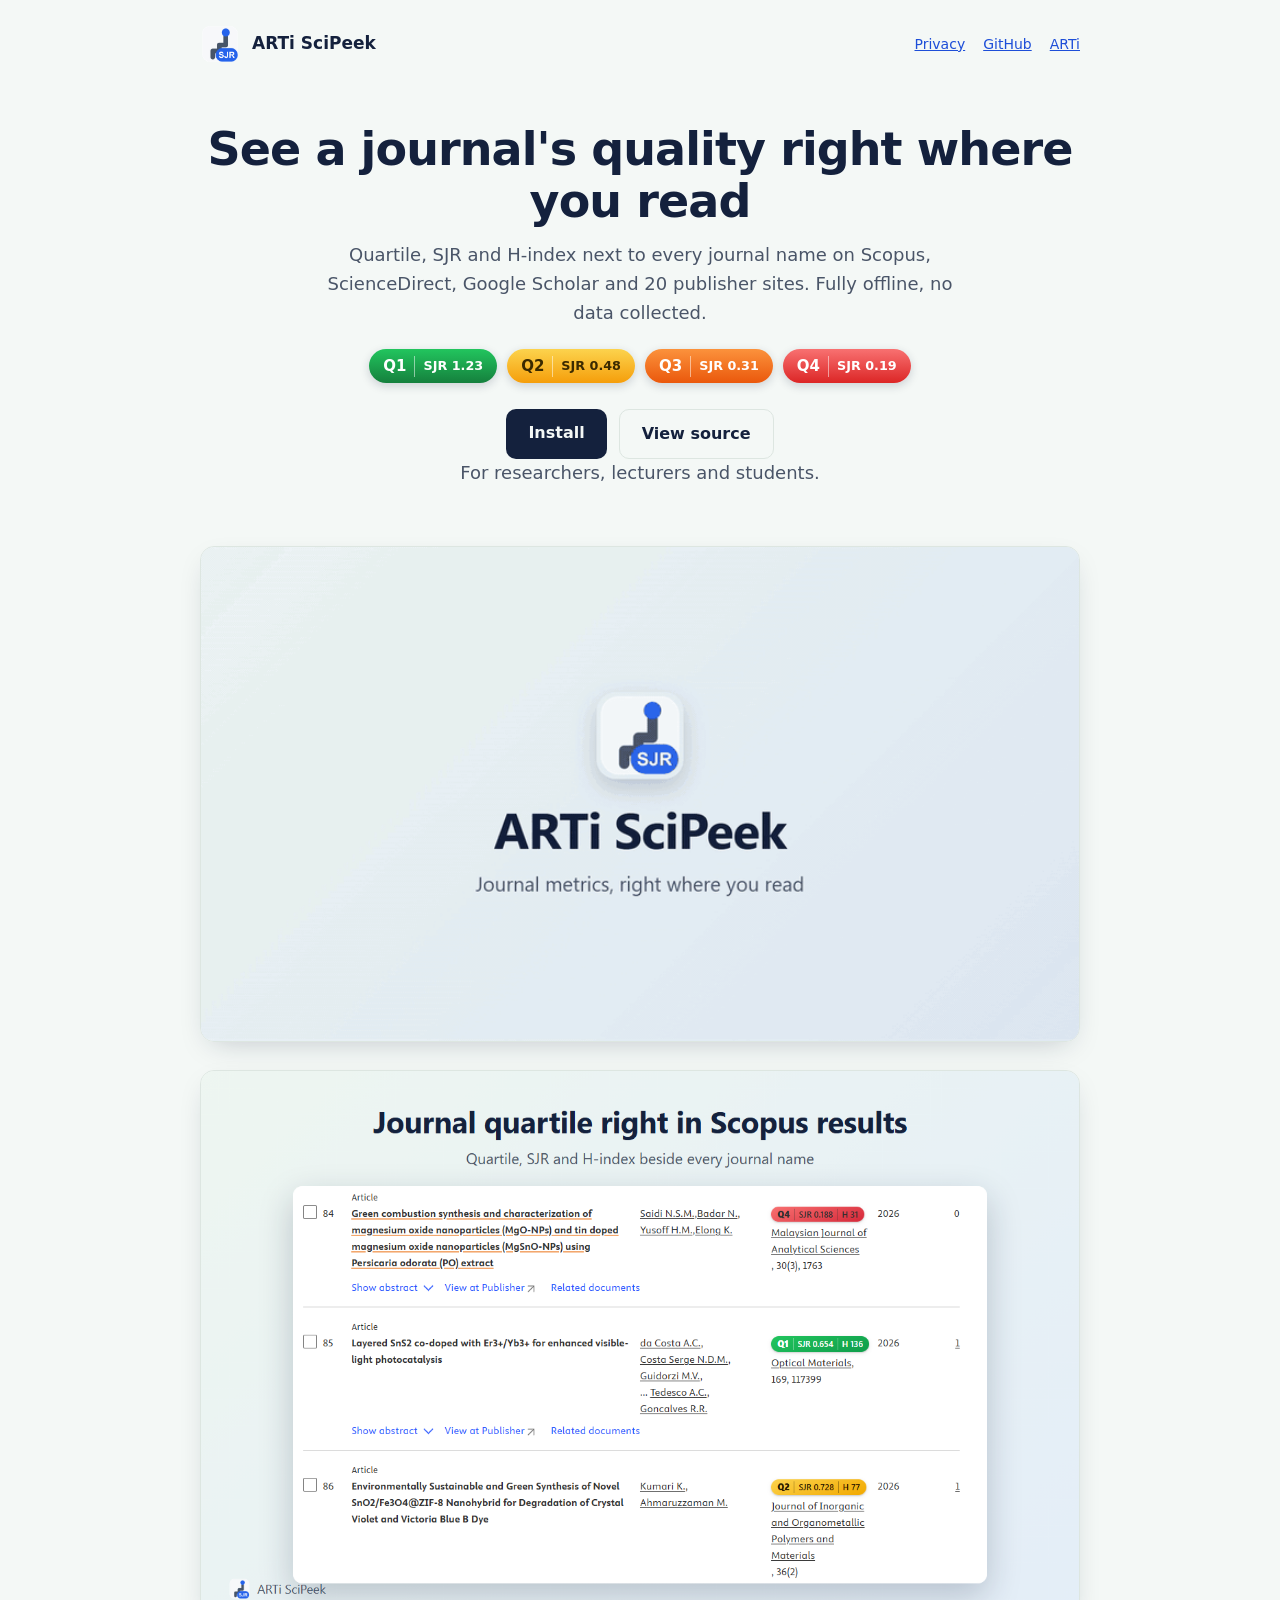
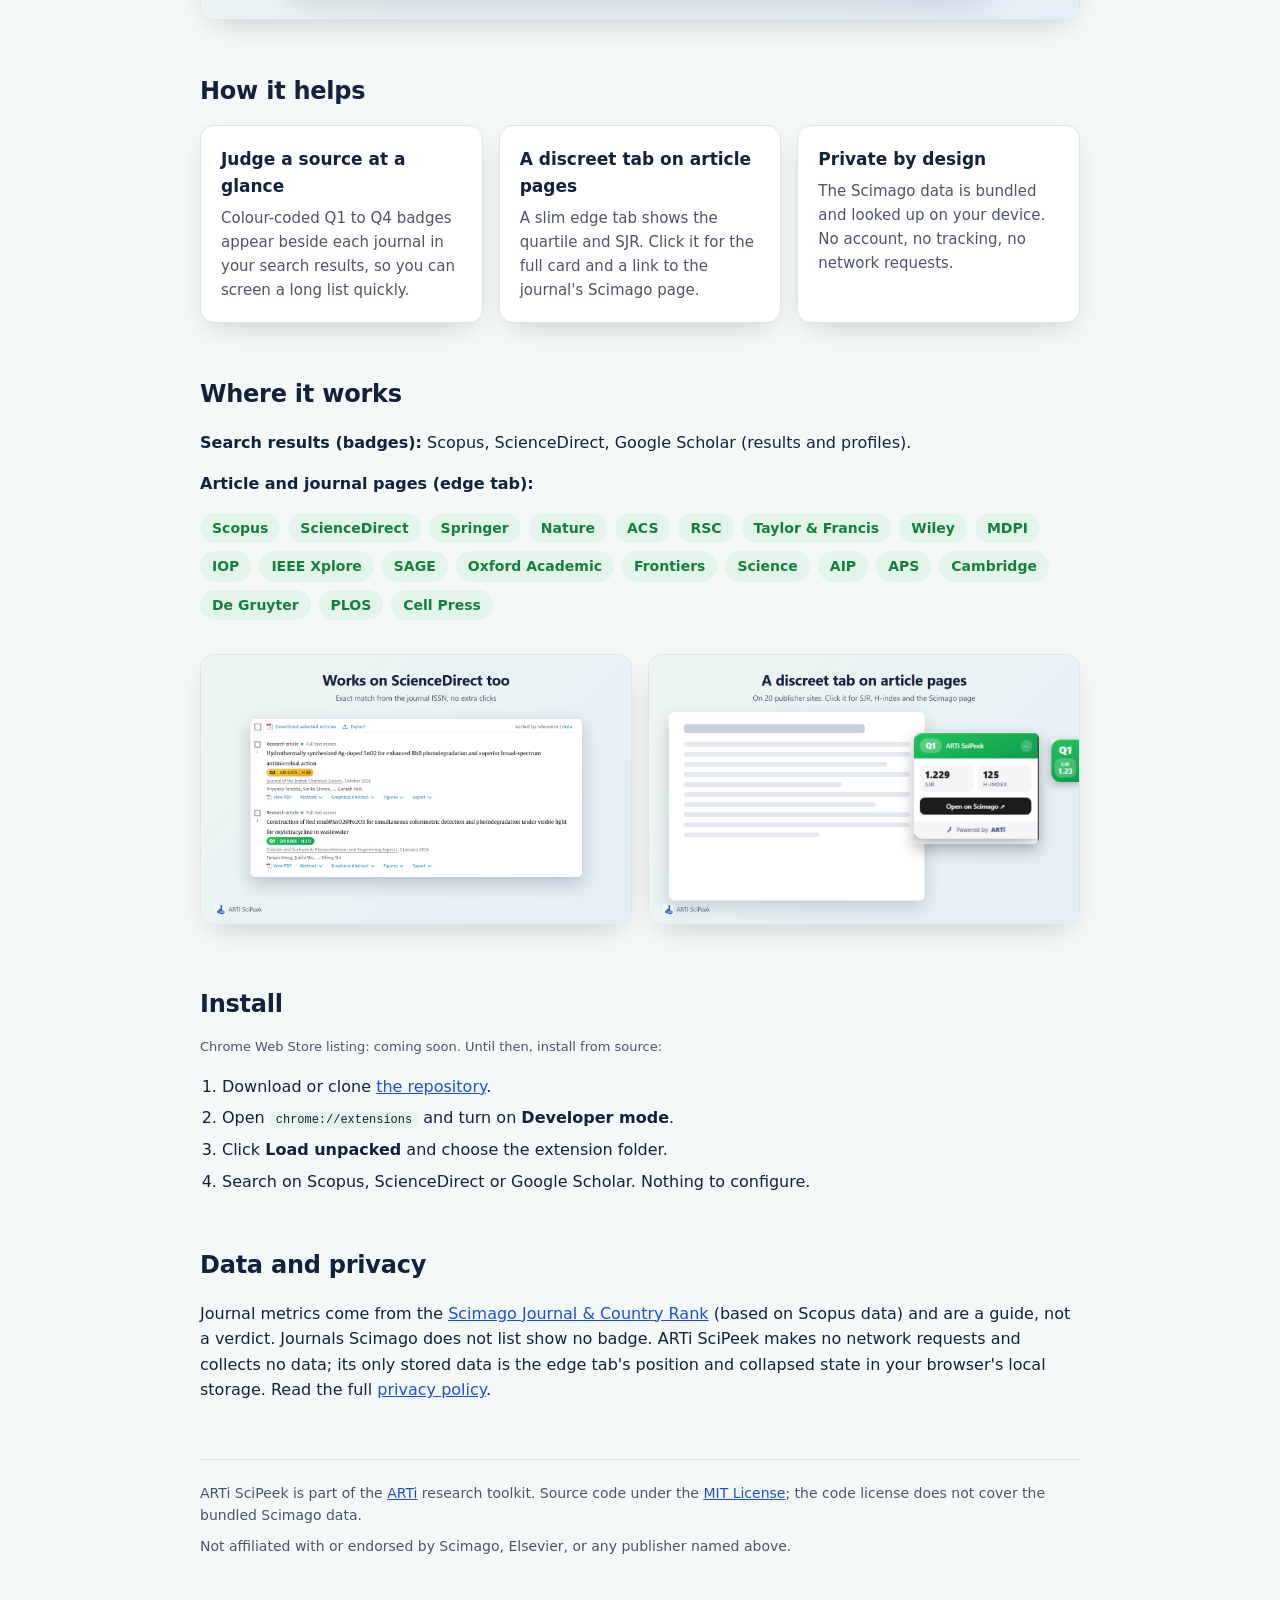
<file: index.html>
<!doctype html>
<html lang="en">
<head>
<meta charset="utf-8">
<meta name="viewport" content="width=device-width, initial-scale=1">
<title>ARTi SciPeek</title>
<meta name="description" content="Journal Quartile, SJR and H-index on Scopus, ScienceDirect, Google Scholar and publisher pages. Fully offline, no data collected.">
<link rel="icon" href="icons/icon-48.png">
<style>
  :root {
    --bg: #f4f8f6; --surface: #ffffff; --border: #dde6e1; --ink: #14213d; --ink-soft: #4a5568;
    --accent: #15803d; --accent-soft: #e3f4ea; --link: #1d4ed8; --shadow: 0 10px 30px -12px rgba(20,33,61,.25);
  }
  @media (prefers-color-scheme: dark) {
    :root:not([data-theme="light"]) {
      --bg: #12171a; --surface: #1b2125; --border: #2d363b; --ink: #eaf0ee; --ink-soft: #aab6b2;
      --accent: #4ade80; --accent-soft: #1a2b22; --link: #8fb0ff; --shadow: 0 10px 30px -12px rgba(0,0,0,.6);
    }
  }
  :root[data-theme="dark"] {
    --bg: #12171a; --surface: #1b2125; --border: #2d363b; --ink: #eaf0ee; --ink-soft: #aab6b2;
    --accent: #4ade80; --accent-soft: #1a2b22; --link: #8fb0ff; --shadow: 0 10px 30px -12px rgba(0,0,0,.6);
  }
  * { box-sizing: border-box; }
  body { margin: 0; background: var(--bg); color: var(--ink); line-height: 1.6;
    font-family: system-ui, -apple-system, "Segoe UI", Roboto, Arial, sans-serif; padding: 0 16px 72px; }
  a { color: var(--link); }
  .wrap { max-width: 880px; margin: 0 auto; }
  header.top { display: flex; align-items: center; gap: 12px; padding: 24px 0; }
  header.top img { width: 40px; height: 40px; border-radius: 10px; }
  header.top b { font-size: 17px; }
  header.top nav { margin-left: auto; display: flex; gap: 18px; font-size: 14px; }
  .hero { padding: 36px 0 28px; text-align: center; }
  .hero h1 { font-size: clamp(30px, 6vw, 46px); line-height: 1.12; margin: 0 0 14px; letter-spacing: -.02em; }
  .hero p { font-size: 18px; color: var(--ink-soft); max-width: 640px; margin: 0 auto 22px; }
  .badges { display: flex; gap: 10px; justify-content: center; flex-wrap: wrap; margin-bottom: 26px; }
  .b { display: inline-flex; align-items: center; gap: 8px; border-radius: 999px; padding: 5px 14px;
    font-weight: 700; color: #fff; font-size: 15px; box-shadow: 0 3px 10px rgba(20,33,61,.18); }
  .b span { font-weight: 600; font-size: .85em; border-left: 1px solid rgba(255,255,255,.5); padding-left: 8px; }
  .q1 { background: linear-gradient(#22c55e,#15803d); } .q2 { background: linear-gradient(#fcd34d,#f59e0b); color: #3b2a00; }
  .q3 { background: linear-gradient(#fb923c,#ea580c); } .q4 { background: linear-gradient(#f87171,#dc2626); }
  .cta { display: inline-flex; gap: 12px; flex-wrap: wrap; justify-content: center; }
  .btn { display: inline-block; padding: 11px 22px; border-radius: 10px; font-weight: 600; text-decoration: none;
    background: var(--ink); color: var(--bg); }
  .btn.alt { background: transparent; color: var(--ink); border: 1px solid var(--border); }
  .note { font-size: 13px; color: var(--ink-soft); margin-top: 12px; }
  .shot { margin: 8px 0 8px; }
  .shot img { display: block; width: 100%; height: auto; border-radius: 14px; box-shadow: var(--shadow); border: 1px solid var(--border); }
  h2 { font-size: 24px; margin: 52px 0 14px; letter-spacing: -.01em; }
  .grid { display: grid; grid-template-columns: repeat(auto-fit, minmax(240px, 1fr)); gap: 16px; }
  .card { background: var(--surface); border: 1px solid var(--border); border-radius: 14px; padding: 20px; box-shadow: var(--shadow); }
  .card h3 { margin: 0 0 6px; font-size: 17px; }
  .card p { margin: 0; color: var(--ink-soft); font-size: 15px; }
  .sites { display: flex; flex-wrap: wrap; gap: 8px; padding: 0; list-style: none; margin: 0; }
  .sites li { background: var(--accent-soft); color: var(--accent); border-radius: 999px; padding: 4px 12px; font-size: 14px; font-weight: 600; }
  ol { padding-left: 22px; } ol li { margin-bottom: 6px; }
  code { background: var(--accent-soft); padding: 1px 6px; border-radius: 5px; font-size: .92em; }
  footer { margin-top: 56px; padding-top: 22px; border-top: 1px solid var(--border); font-size: 14px; color: var(--ink-soft); }
  footer p { margin: 0 0 8px; }
</style>
</head>
<body>
<div class="wrap">

  <header class="top">
    <img src="icons/icon-128.png" alt="">
    <b>ARTi SciPeek</b>
    <nav>
      <a href="privacy-policy.html">Privacy</a>
      <a href="https://github.com/okik4zuya/arti-scipeek">GitHub</a>
      <a href="https://arti.ai.id">ARTi</a>
    </nav>
  </header>

  <section class="hero">
    <h1>See a journal's quality right where you read</h1>
    <p>Quartile, SJR and H-index next to every journal name on Scopus, ScienceDirect, Google Scholar and 20 publisher sites. Fully offline, no data collected.</p>
    <div class="badges" aria-label="Example badges">
      <div class="b q1">Q1<span>SJR 1.23</span></div>
      <div class="b q2">Q2<span>SJR 0.48</span></div>
      <div class="b q3">Q3<span>SJR 0.31</span></div>
      <div class="b q4">Q4<span>SJR 0.19</span></div>
    </div>
    <div class="cta">
      <a class="btn" href="#install">Install</a>
      <a class="btn alt" href="https://github.com/okik4zuya/arti-scipeek">View source</a>
    </div>
    <p class="note">For researchers, lecturers and students.</p>
  </section>

  <div class="shot"><img src="store-assets/arti-scipeek-tutorial.gif" alt="A 40-second walkthrough: badges appear beside journals in search results, and an edge tab opens a full card on article pages"></div>

  <div class="shot" style="margin-top:28px"><img src="store-assets/screenshot-1.png" alt="Scopus search results with Quartile, SJR and H-index badges beside each journal"></div>

  <h2>How it helps</h2>
  <div class="grid">
    <div class="card"><h3>Judge a source at a glance</h3><p>Colour-coded Q1 to Q4 badges appear beside each journal in your search results, so you can screen a long list quickly.</p></div>
    <div class="card"><h3>A discreet tab on article pages</h3><p>A slim edge tab shows the quartile and SJR. Click it for the full card and a link to the journal's Scimago page.</p></div>
    <div class="card"><h3>Private by design</h3><p>The Scimago data is bundled and looked up on your device. No account, no tracking, no network requests.</p></div>
  </div>

  <h2>Where it works</h2>
  <p><strong>Search results (badges):</strong> Scopus, ScienceDirect, Google Scholar (results and profiles).</p>
  <p><strong>Article and journal pages (edge tab):</strong></p>
  <ul class="sites">
    <li>Scopus</li><li>ScienceDirect</li><li>Springer</li><li>Nature</li><li>ACS</li><li>RSC</li>
    <li>Taylor &amp; Francis</li><li>Wiley</li><li>MDPI</li><li>IOP</li><li>IEEE Xplore</li><li>SAGE</li>
    <li>Oxford Academic</li><li>Frontiers</li><li>Science</li><li>AIP</li><li>APS</li><li>Cambridge</li>
    <li>De Gruyter</li><li>PLOS</li><li>Cell Press</li>
  </ul>

  <div class="grid" style="margin-top:26px">
    <div class="shot"><img src="store-assets/screenshot-2.png" alt="ScienceDirect search results with badges"></div>
    <div class="shot"><img src="store-assets/screenshot-4.png" alt="The floating tab on an article page, collapsed and expanded"></div>
  </div>

  <h2 id="install">Install</h2>
  <p class="note" style="margin-top:0">Chrome Web Store listing: coming soon. Until then, install from source:</p>
  <ol>
    <li>Download or clone <a href="https://github.com/okik4zuya/arti-scipeek">the repository</a>.</li>
    <li>Open <code>chrome://extensions</code> and turn on <strong>Developer mode</strong>.</li>
    <li>Click <strong>Load unpacked</strong> and choose the extension folder.</li>
    <li>Search on Scopus, ScienceDirect or Google Scholar. Nothing to configure.</li>
  </ol>

  <h2>Data and privacy</h2>
  <p>Journal metrics come from the <a href="https://www.scimagojr.com">Scimago Journal &amp; Country Rank</a> (based on Scopus data) and are a guide, not a verdict. Journals Scimago does not list show no badge. ARTi SciPeek makes no network requests and collects no data; its only stored data is the edge tab's position and collapsed state in your browser's local storage. Read the full <a href="privacy-policy.html">privacy policy</a>.</p>

  <footer>
    <p>ARTi SciPeek is part of the <a href="https://arti.ai.id">ARTi</a> research toolkit. Source code under the <a href="https://github.com/okik4zuya/arti-scipeek/blob/main/LICENSE">MIT License</a>; the code license does not cover the bundled Scimago data.</p>
    <p>Not affiliated with or endorsed by Scimago, Elsevier, or any publisher named above.</p>
  </footer>

</div>
</body>
</html>
</file>
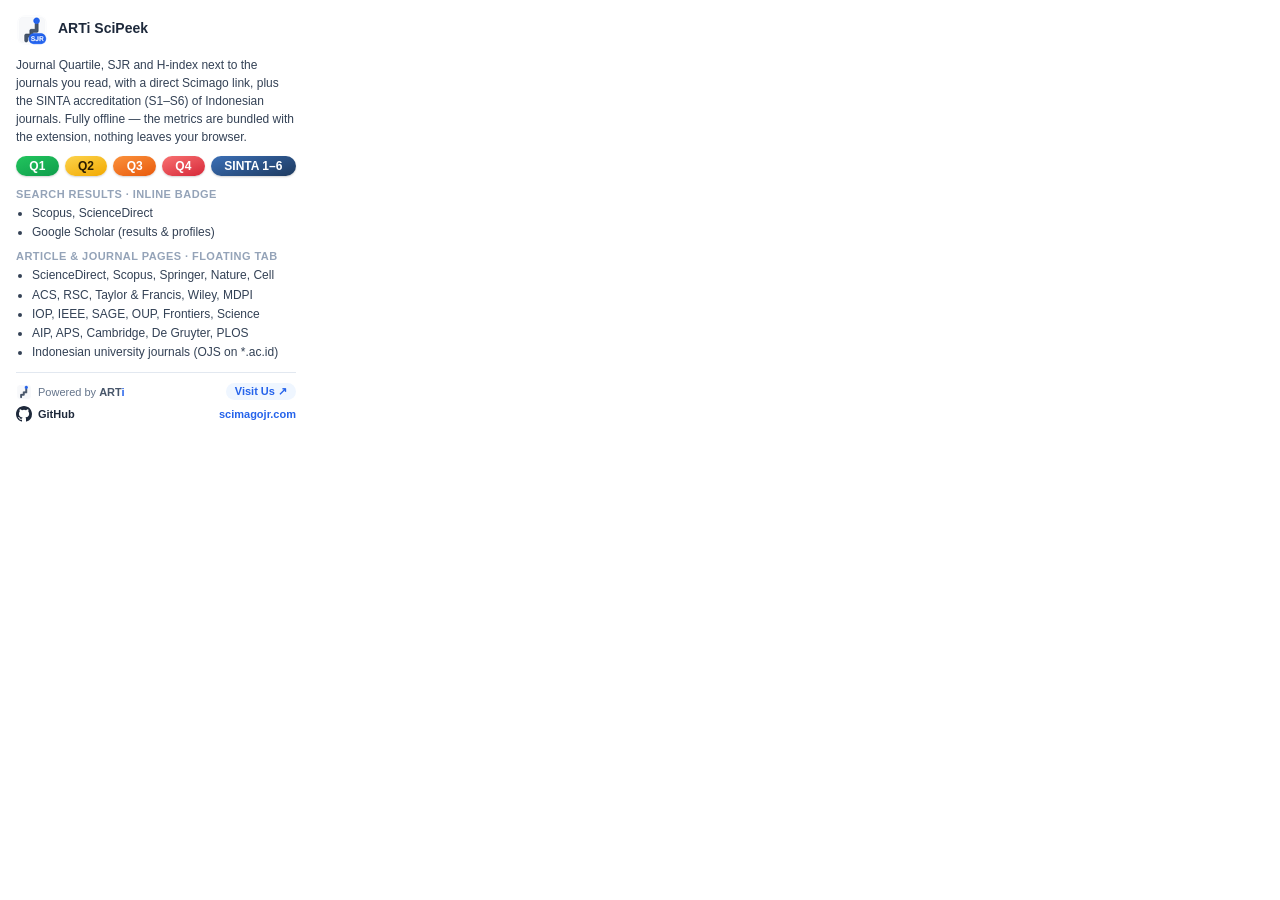
<file: popup.html>
<!doctype html>
<html lang="en">
<head>
<meta charset="utf-8" />
<title>ARTi SciPeek</title>
<link rel="stylesheet" href="popup.css" />
</head>
<body>
  <header class="sjm-popup__header">
    <img src="icons/icon-48.png" width="32" height="32" alt="" />
    <div>
      <h1>ARTi SciPeek</h1>
      <p class="sjm-popup__version" id="version"></p>
    </div>
  </header>

  <p class="sjm-popup__desc">
    Journal Quartile, SJR and H-index next to the journals you read, with a direct Scimago link,
    plus the SINTA accreditation (S1–S6) of Indonesian journals.
    Fully offline — the metrics are bundled with the extension, nothing leaves your browser.
  </p>

  <div class="sjm-popup__legend" aria-label="Quartile and SINTA colours">
    <span class="sjm-chip sjm-chip--q1">Q1</span>
    <span class="sjm-chip sjm-chip--q2">Q2</span>
    <span class="sjm-chip sjm-chip--q3">Q3</span>
    <span class="sjm-chip sjm-chip--q4">Q4</span>
    <span class="sjm-chip sjm-chip--sinta" title="SINTA accreditation, S1 (best) to S6">SINTA 1–6</span>
  </div>

  <div class="sjm-popup__status" id="status"></div>

  <div class="sjm-popup__sites">
    <p class="sjm-popup__label">Search results · inline badge</p>
    <ul>
      <li>Scopus, ScienceDirect</li>
      <li>Google Scholar (results &amp; profiles)</li>
    </ul>
    <p class="sjm-popup__label">Article &amp; journal pages · floating tab</p>
    <ul>
      <li>ScienceDirect, Scopus, Springer, Nature, Cell</li>
      <li>ACS, RSC, Taylor &amp; Francis, Wiley, MDPI</li>
      <li>IOP, IEEE, SAGE, OUP, Frontiers, Science</li>
      <li>AIP, APS, Cambridge, De Gruyter, PLOS</li>
      <li>Indonesian university journals (OJS on *.ac.id)</li>
    </ul>
  </div>

  <footer class="sjm-popup__footer">
    <div class="sjm-popup__row">
      <a class="sjm-popup__brand" href="https://arti.ai.id" target="_blank" rel="noopener noreferrer">
        <img src="icons/arti-logo-48.png" width="16" height="16" alt="" />
        <span>Powered by <b>ART<i>i</i></b></span>
      </a>
      <a class="sjm-popup__visit" href="https://arti.ai.id" target="_blank" rel="noopener noreferrer">Visit Us &#8599;</a>
    </div>
    <div class="sjm-popup__row">
      <a class="sjm-popup__github" href="https://github.com/okik4zuya/arti-scipeek" target="_blank" rel="noopener noreferrer" title="Source code on GitHub">
        <svg viewBox="0 0 16 16" width="16" height="16" aria-hidden="true" fill="currentColor"><path d="M8 0C3.58 0 0 3.58 0 8c0 3.54 2.29 6.53 5.47 7.59.4.07.55-.17.55-.38 0-.19-.01-.82-.01-1.49-2.01.37-2.53-.49-2.69-.94-.09-.23-.48-.94-.82-1.13-.28-.15-.68-.52-.01-.53.63-.01 1.08.58 1.23.82.72 1.21 1.87.87 2.33.66.07-.52.28-.87.51-1.07-1.78-.2-3.64-.89-3.64-3.95 0-.87.31-1.59.82-2.15-.08-.2-.36-1.02.08-2.12 0 0 .67-.21 2.2.82a7.6 7.6 0 0 1 4 0c1.53-1.04 2.2-.82 2.2-.82.44 1.1.16 1.92.08 2.12.51.56.82 1.27.82 2.15 0 3.07-1.87 3.75-3.65 3.95.29.25.54.73.54 1.48 0 1.07-.01 1.93-.01 2.2 0 .21.15.46.55.38A8.01 8.01 0 0 0 16 8c0-4.42-3.58-8-8-8Z"/></svg>
        <span>GitHub</span>
      </a>
      <a href="https://www.scimagojr.com" target="_blank" rel="noopener noreferrer">scimagojr.com</a>
    </div>
  </footer>

  <script src="popup.js"></script>
</body>
</html>
</file>
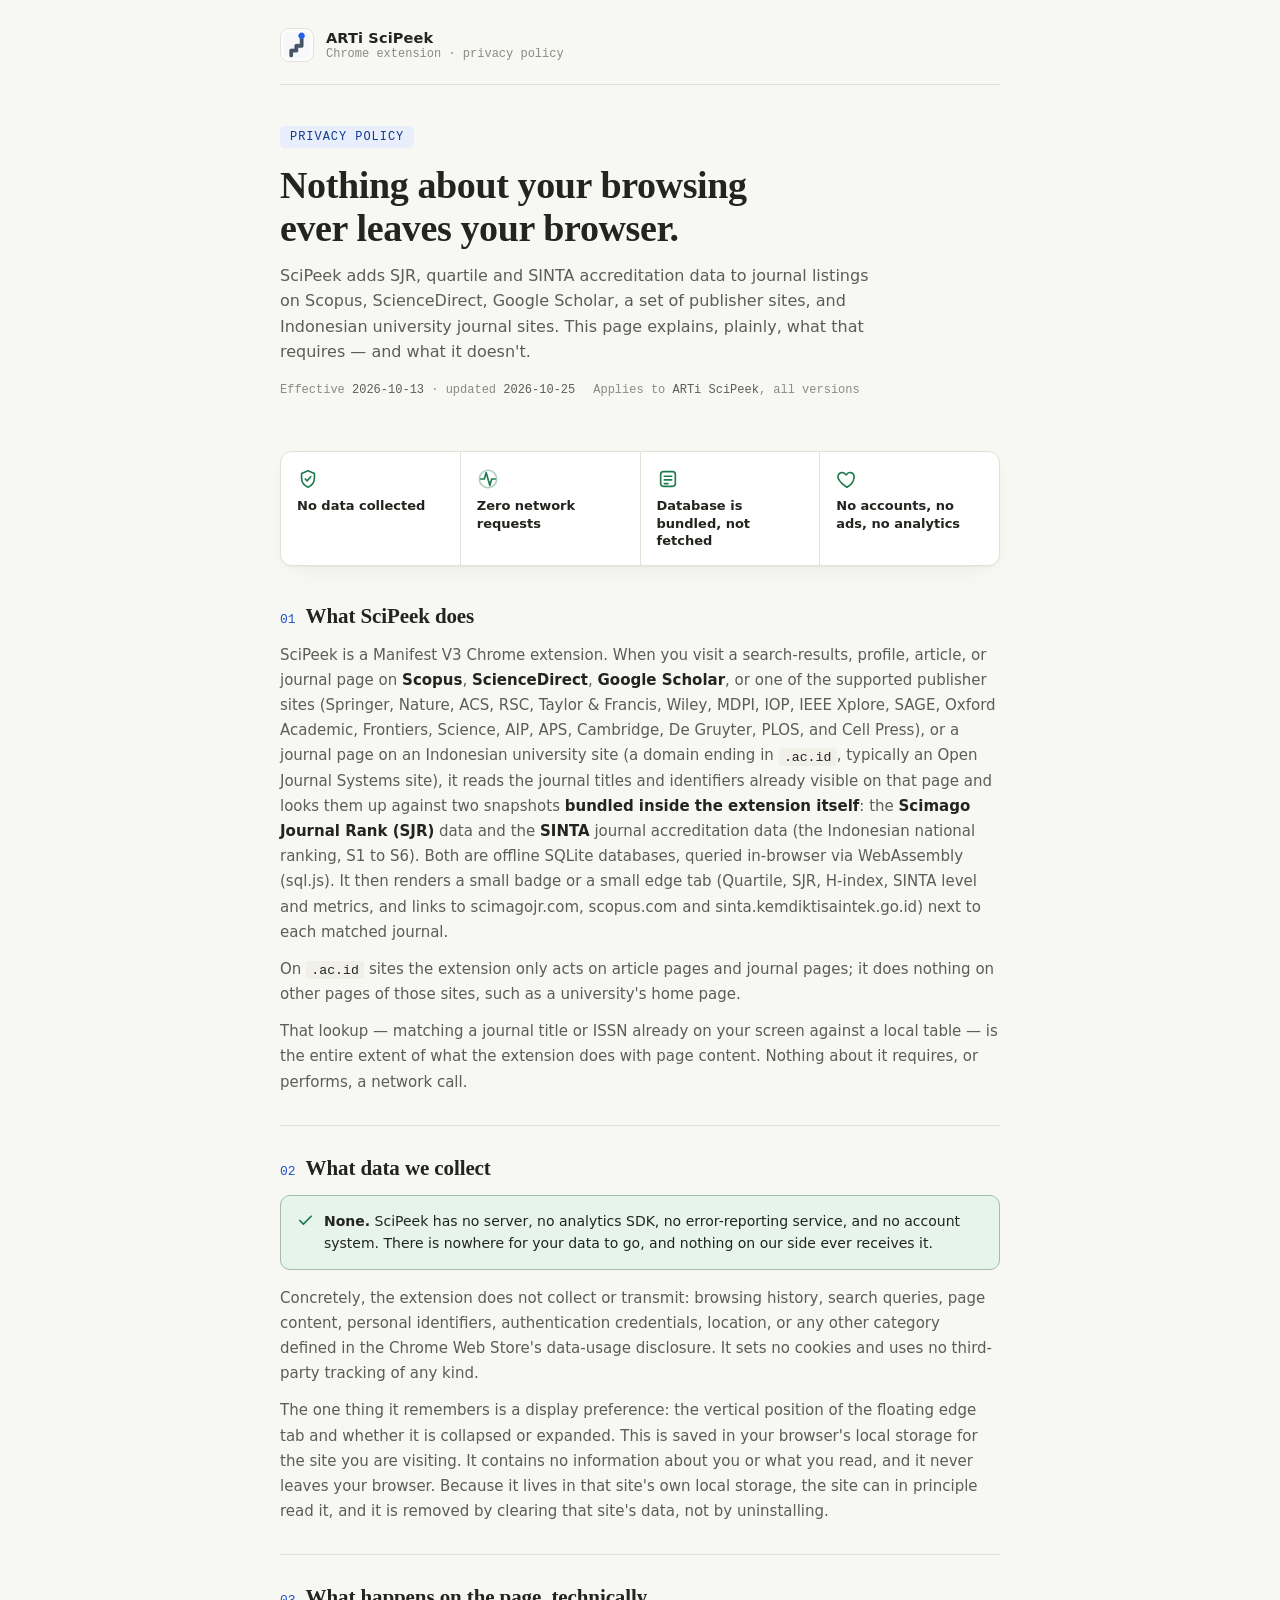
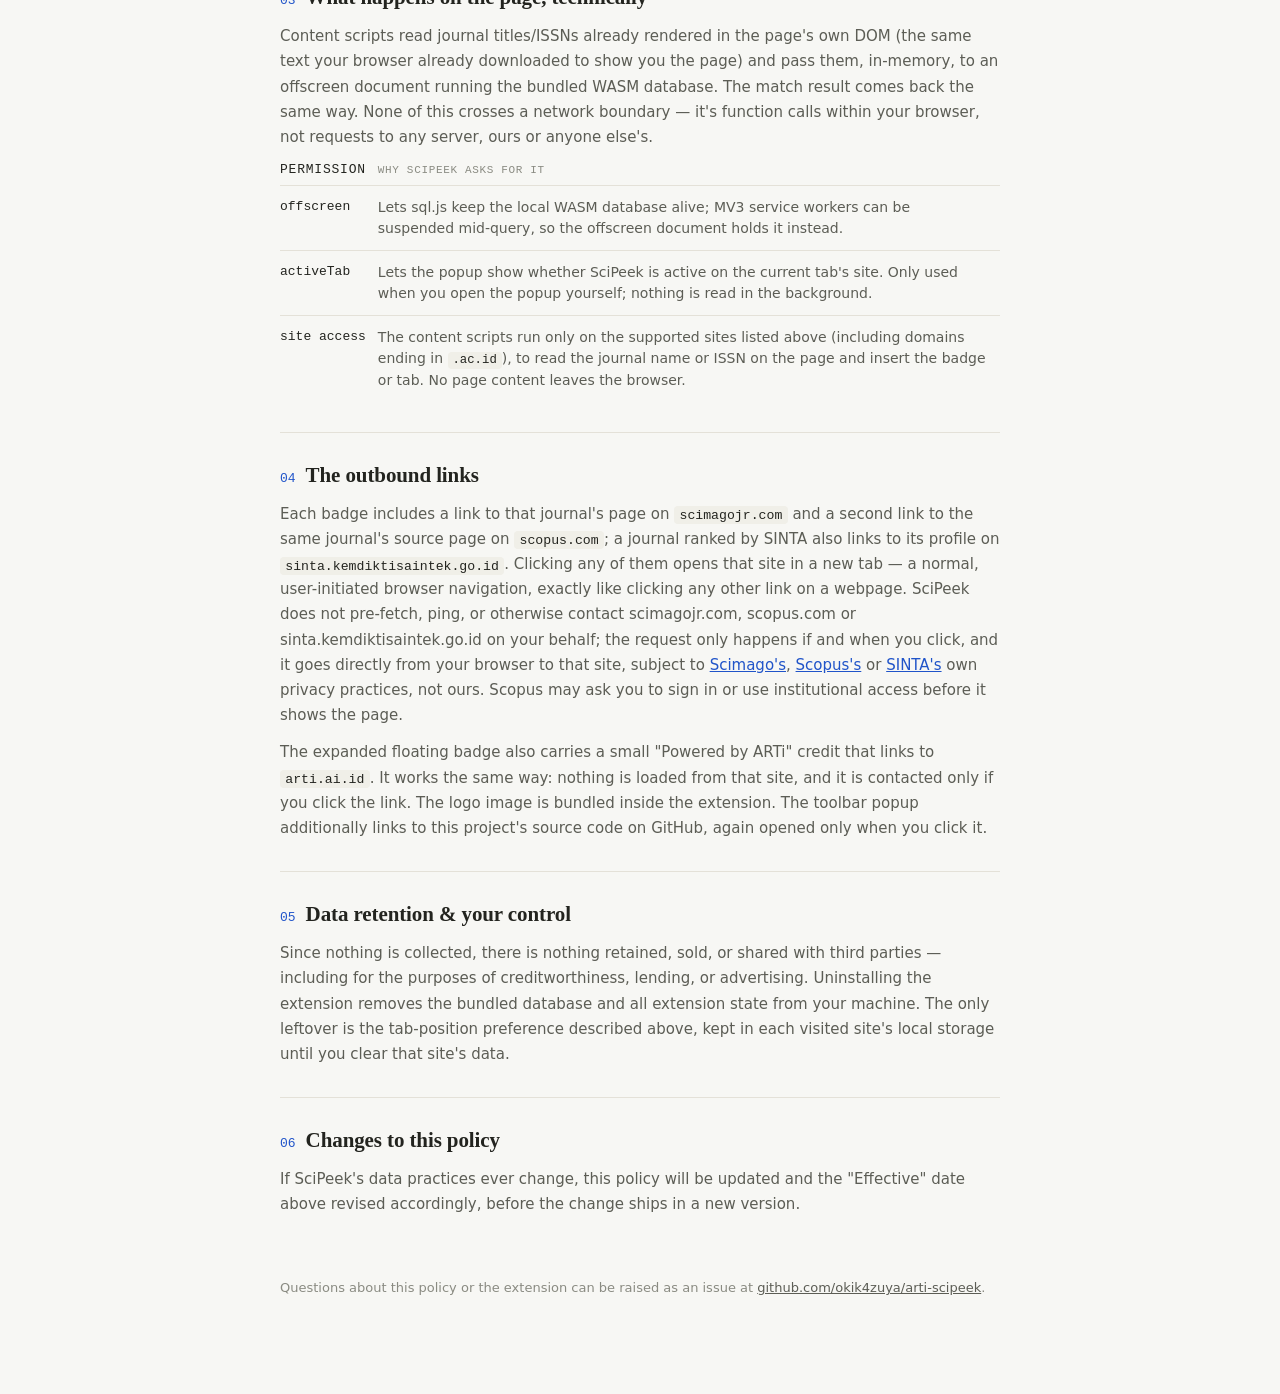
<file: privacy-policy.html>
<!doctype html>
<html lang="en">
<meta charset="utf-8">
<meta name="viewport" content="width=device-width, initial-scale=1">
<title>ARTi SciPeek Privacy Policy</title>
<style>
  :root {
    --bg: #f7f7f4;
    --surface: #ffffff;
    --border: #e4e1d8;
    --ink: #23241f;
    --ink-soft: #5c5d55;
    --ink-faint: #8a8b82;
    --accent: #2054c9;
    --accent-soft: #e8eefb;
    --accent-ink: #123a8c;
    --good: #1f7a4d;
    --good-soft: #e6f4ec;
    --code-bg: #f0efe8;
    --shadow: 0 1px 2px rgba(35,36,31,0.04), 0 8px 24px -12px rgba(35,36,31,0.10);
  }

  @media (prefers-color-scheme: dark) {
    :root:not([data-theme="light"]) {
      --bg: #17181a;
      --surface: #1f2023;
      --border: #33342f;
      --ink: #eceae2;
      --ink-soft: #b3b1a6;
      --ink-faint: #83837a;
      --accent: #6d97f2;
      --accent-soft: #212a3c;
      --accent-ink: #b6cbfa;
      --good: #6fc79a;
      --good-soft: #1c2b23;
      --code-bg: #26272a;
      --shadow: 0 1px 2px rgba(0,0,0,0.3), 0 8px 24px -12px rgba(0,0,0,0.5);
    }
  }
  :root[data-theme="dark"] {
    --bg: #17181a;
    --surface: #1f2023;
    --border: #33342f;
    --ink: #eceae2;
    --ink-soft: #b3b1a6;
    --ink-faint: #83837a;
    --accent: #6d97f2;
    --accent-soft: #212a3c;
    --accent-ink: #b6cbfa;
    --good: #6fc79a;
    --good-soft: #1c2b23;
    --code-bg: #26272a;
    --shadow: 0 1px 2px rgba(0,0,0,0.3), 0 8px 24px -12px rgba(0,0,0,0.5);
  }

  * { box-sizing: border-box; }

  body {
    margin: 0;
    background: var(--bg);
    color: var(--ink);
    font-family: "IBM Plex Sans", system-ui, -apple-system, "Segoe UI", Roboto, Arial, sans-serif;
    padding: 0 20px 96px;
  }

  a { color: var(--accent); }

  .wrap {
    max-width: 720px;
    margin: 0 auto;
  }

  header.top {
    display: flex;
    align-items: center;
    gap: 12px;
    padding: 28px 0 22px;
    border-bottom: 1px solid var(--border);
  }

  .mark {
    width: 34px;
    height: 34px;
    border-radius: 9px;
    flex-shrink: 0;
    display: block;
    background: #fff;
    border: 1px solid var(--border);
  }

  .top-name { font-size: 14.5px; font-weight: 600; letter-spacing: 0.01em; }
  .top-sub { font-size: 12px; color: var(--ink-faint); margin-top: 1px; font-family: "IBM Plex Mono", ui-monospace, Consolas, monospace; }

  .hero {
    padding: 40px 0 28px;
  }

  .eyebrow {
    font-family: "IBM Plex Mono", ui-monospace, Consolas, monospace;
    font-size: 12px;
    letter-spacing: 0.08em;
    text-transform: uppercase;
    color: var(--accent-ink);
    background: var(--accent-soft);
    display: inline-block;
    padding: 4px 10px;
    border-radius: 5px;
    margin-bottom: 16px;
  }

  h1 {
    font-family: "Source Serif 4", Georgia, serif;
    font-weight: 600;
    font-size: clamp(28px, 5vw, 38px);
    line-height: 1.14;
    margin: 0 0 12px;
    text-wrap: balance;
    letter-spacing: -0.01em;
  }

  .dek {
    font-size: 16px;
    line-height: 1.6;
    color: var(--ink-soft);
    max-width: 58ch;
    margin: 0;
  }

  .meta-row {
    display: flex;
    gap: 18px;
    margin-top: 18px;
    font-family: "IBM Plex Mono", ui-monospace, Consolas, monospace;
    font-size: 12px;
    color: var(--ink-faint);
    flex-wrap: wrap;
  }
  .meta-row span b { color: var(--ink-soft); font-weight: 500; }

  .at-a-glance {
    display: grid;
    grid-template-columns: repeat(auto-fit, minmax(160px, 1fr));
    gap: 1px;
    background: var(--border);
    border: 1px solid var(--border);
    border-radius: 12px;
    overflow: hidden;
    margin: 26px 0 8px;
    box-shadow: var(--shadow);
  }
  .glance-item {
    background: var(--surface);
    padding: 16px 16px 15px;
    display: flex;
    flex-direction: column;
    gap: 7px;
  }
  .glance-icon {
    width: 22px; height: 22px;
    color: var(--good);
  }
  .glance-icon svg { width: 100%; height: 100%; }
  .glance-label {
    font-size: 13px;
    font-weight: 600;
    line-height: 1.35;
  }

  section {
    padding: 30px 0;
    border-bottom: 1px solid var(--border);
  }
  section:last-of-type { border-bottom: none; }

  .sec-head {
    display: flex;
    align-items: baseline;
    gap: 10px;
    margin-bottom: 14px;
  }
  .sec-num {
    font-family: "IBM Plex Mono", ui-monospace, Consolas, monospace;
    font-size: 13px;
    color: var(--accent);
    font-weight: 500;
  }
  h2 {
    font-family: "Source Serif 4", Georgia, serif;
    font-size: 21px;
    font-weight: 600;
    margin: 0;
    letter-spacing: -0.005em;
  }

  section p, section li {
    font-size: 15px;
    line-height: 1.68;
    color: var(--ink-soft);
    margin: 0 0 12px;
  }
  section p:last-child, section ul:last-child { margin-bottom: 0; }
  section strong { color: var(--ink); font-weight: 600; }

  ul.plain { padding-left: 20px; margin: 0; }
  ul.plain li { margin-bottom: 8px; }
  ul.plain li:last-child { margin-bottom: 0; }

  .data-table {
    width: 100%;
    border-collapse: collapse;
    margin-top: 6px;
    font-size: 14px;
  }
  .data-table th {
    text-align: left;
    font-family: "IBM Plex Mono", ui-monospace, Consolas, monospace;
    font-size: 11px;
    letter-spacing: 0.06em;
    text-transform: uppercase;
    color: var(--ink-faint);
    font-weight: 500;
    padding: 0 12px 8px 0;
    border-bottom: 1px solid var(--border);
  }
  .data-table td {
    padding: 11px 12px 11px 0;
    border-bottom: 1px solid var(--border);
    color: var(--ink-soft);
    vertical-align: top;
    line-height: 1.5;
  }
  .data-table tr:last-child td { border-bottom: none; }
  .data-table td:first-child, .data-table th:first-child {
    font-family: "IBM Plex Mono", ui-monospace, Consolas, monospace;
    font-size: 13px;
    color: var(--ink);
    white-space: nowrap;
  }

  code {
    font-family: "IBM Plex Mono", ui-monospace, Consolas, monospace;
    font-size: 0.88em;
    background: var(--code-bg);
    padding: 0.12em 0.4em;
    border-radius: 4px;
    color: var(--ink);
  }

  .callout {
    background: var(--good-soft);
    border: 1px solid color-mix(in srgb, var(--good) 35%, var(--border));
    border-radius: 10px;
    padding: 14px 16px;
    font-size: 14px;
    line-height: 1.6;
    color: var(--ink);
    display: flex;
    gap: 10px;
    align-items: flex-start;
  }
  .callout svg { width: 17px; height: 17px; color: var(--good); flex-shrink: 0; margin-top: 2px; }

  footer {
    padding-top: 30px;
    font-size: 13px;
    color: var(--ink-faint);
    line-height: 1.7;
  }
  footer a { color: var(--ink-soft); }

  @media (max-width: 480px) {
    .meta-row { gap: 12px 18px; }
  }
</style>

<div class="wrap">

  <header class="top">
    <img class="mark" src="icons/arti-logo-48.png" width="34" height="34" alt="ARTi">
    <div>
      <div class="top-name">ARTi SciPeek</div>
      <div class="top-sub">Chrome extension · privacy policy</div>
    </div>
  </header>

  <div class="hero">
    <span class="eyebrow">Privacy Policy</span>
    <h1>Nothing about your browsing ever leaves your browser.</h1>
    <p class="dek">
      SciPeek adds SJR, quartile and SINTA accreditation data to journal listings on Scopus,
      ScienceDirect, Google Scholar, a set of publisher sites, and Indonesian university journal sites.
      This page explains, plainly, what that requires — and what it doesn't.
    </p>
    <div class="meta-row">
      <span>Effective <b>2026-10-13</b> · updated <b>2026-10-25</b></span>
      <span>Applies to <b>ARTi SciPeek</b>, all versions</span>
    </div>
  </div>

  <div class="at-a-glance">
    <div class="glance-item">
      <div class="glance-icon"><svg viewBox="0 0 24 24" fill="none"><path d="M12 3l7 3v5c0 5-3.2 8.4-7 10-3.8-1.6-7-5-7-10V6l7-3z" stroke="currentColor" stroke-width="1.8" stroke-linejoin="round"/><path d="M9 12l2 2 4-4.5" stroke="currentColor" stroke-width="1.8" stroke-linecap="round" stroke-linejoin="round"/></svg></div>
      <div class="glance-label">No data collected</div>
    </div>
    <div class="glance-item">
      <div class="glance-icon"><svg viewBox="0 0 24 24" fill="none"><path d="M4 12h4l2-7 4 14 2-7h4" stroke="currentColor" stroke-width="1.8" stroke-linecap="round" stroke-linejoin="round"/><circle cx="12" cy="12" r="9.5" stroke="currentColor" stroke-width="1.8" opacity="0.35"/></svg></div>
      <div class="glance-label">Zero network requests</div>
    </div>
    <div class="glance-item">
      <div class="glance-icon"><svg viewBox="0 0 24 24" fill="none"><rect x="4" y="4" width="16" height="16" rx="3" stroke="currentColor" stroke-width="1.8"/><path d="M8 9h8M8 13h8M8 17h4" stroke="currentColor" stroke-width="1.8" stroke-linecap="round"/></svg></div>
      <div class="glance-label">Database is bundled, not fetched</div>
    </div>
    <div class="glance-item">
      <div class="glance-icon"><svg viewBox="0 0 24 24" fill="none"><path d="M12 21s-7-4.35-9.33-9.06C1.2 8.6 2.8 5.5 6 5c2-.3 3.5.7 4.5 2 .3.4.9.4 1.2 0C12.5 5.7 14 4.7 16 5c3.2.5 4.8 3.6 3.33 6.94C19 16.65 12 21 12 21z" stroke="currentColor" stroke-width="1.8" stroke-linejoin="round"/></svg></div>
      <div class="glance-label">No accounts, no ads, no analytics</div>
    </div>
  </div>

  <section>
    <div class="sec-head"><span class="sec-num">01</span><h2>What SciPeek does</h2></div>
    <p>
      SciPeek is a Manifest V3 Chrome extension. When you visit a search-results, profile,
      article, or journal page on <strong>Scopus</strong>, <strong>ScienceDirect</strong>,
      <strong>Google Scholar</strong>, or one of the supported publisher sites (Springer, Nature,
      ACS, RSC, Taylor &amp; Francis, Wiley, MDPI, IOP, IEEE Xplore, SAGE, Oxford Academic,
      Frontiers, Science, AIP, APS, Cambridge, De Gruyter, PLOS, and Cell Press), or a journal
      page on an Indonesian university site (a domain ending in <code>.ac.id</code>, typically an
      Open Journal Systems site),
      it reads the journal titles and identifiers already visible on that page and looks them up
      against two snapshots <strong>bundled inside the extension itself</strong>: the
      <strong>Scimago Journal Rank (SJR)</strong> data and the <strong>SINTA</strong> journal
      accreditation data (the Indonesian national ranking, S1 to S6). Both are offline SQLite
      databases, queried in-browser via WebAssembly (sql.js). It then renders a
      small badge or a small edge tab (Quartile, SJR, H-index, SINTA level and metrics, and links to scimagojr.com,
      scopus.com and sinta.kemdiktisaintek.go.id) next to each matched journal.
    </p>
    <p>
      On <code>.ac.id</code> sites the extension only acts on article pages and journal pages; it
      does nothing on other pages of those sites, such as a university's home page.
    </p>
    <p>
      That lookup — matching a journal title or ISSN already on your screen against a local
      table — is the entire extent of what the extension does with page content. Nothing about it
      requires, or performs, a network call.
    </p>
  </section>

  <section>
    <div class="sec-head"><span class="sec-num">02</span><h2>What data we collect</h2></div>
    <div class="callout">
      <svg viewBox="0 0 24 24" fill="none"><path d="M4 12l5 5L20 6" stroke="currentColor" stroke-width="2.4" stroke-linecap="round" stroke-linejoin="round"/></svg>
      <span><strong>None.</strong> SciPeek has no server, no analytics SDK, no error-reporting
      service, and no account system. There is nowhere for your data to go, and nothing on our
      side ever receives it.</span>
    </div>
    <p style="margin-top:16px">
      Concretely, the extension does not collect or transmit: browsing history, search
      queries, page content, personal identifiers, authentication credentials, location, or any
      other category defined in the Chrome Web Store's data-usage disclosure. It sets no cookies
      and uses no third-party tracking of any kind.
    </p>
    <p>
      The one thing it remembers is a display preference: the vertical position of the floating edge
      tab and whether it is collapsed or expanded. This is saved in your browser's local storage for
      the site you are visiting. It contains no information about you or what you read, and it never
      leaves your browser. Because it lives in that site's own local storage, the site can in
      principle read it, and it is removed by clearing that site's data, not by uninstalling.
    </p>
  </section>

  <section>
    <div class="sec-head"><span class="sec-num">03</span><h2>What happens on the page, technically</h2></div>
    <p>
      Content scripts read journal titles/ISSNs already rendered in the page's own DOM (the same
      text your browser already downloaded to show you the page) and pass them, in-memory, to an
      offscreen document running the bundled WASM database. The match result comes back the same
      way. None of this crosses a network boundary — it's function calls within your browser, not
      requests to any server, ours or anyone else's.
    </p>
    <table class="data-table">
      <tr><th>Permission</th><th>Why SciPeek asks for it</th></tr>
      <tr><td>offscreen</td><td>Lets sql.js keep the local WASM database alive; MV3 service workers can be suspended mid-query, so the offscreen document holds it instead.</td></tr>
      <tr><td>activeTab</td><td>Lets the popup show whether SciPeek is active on the current tab's site. Only used when you open the popup yourself; nothing is read in the background.</td></tr>
      <tr><td>site access</td><td>The content scripts run only on the supported sites listed above (including domains ending in <code>.ac.id</code>), to read the journal name or ISSN on the page and insert the badge or tab. No page content leaves the browser.</td></tr>
    </table>
  </section>

  <section>
    <div class="sec-head"><span class="sec-num">04</span><h2>The outbound links</h2></div>
    <p>
      Each badge includes a link to that journal's page on <code>scimagojr.com</code> and a second
      link to the same journal's source page on <code>scopus.com</code>; a journal ranked by SINTA also
      links to its profile on <code>sinta.kemdiktisaintek.go.id</code>. Clicking any of them opens that
      site in a new tab — a normal, user-initiated browser navigation, exactly
      like clicking any other link on a webpage. SciPeek does not pre-fetch, ping, or otherwise
      contact scimagojr.com, scopus.com or sinta.kemdiktisaintek.go.id on your behalf; the request only happens if and when you click, and it
      goes directly from your browser to that site, subject to <a href="https://www.scimagojr.com" target="_blank" rel="noopener">Scimago's</a>,
      <a href="https://www.scopus.com" target="_blank" rel="noopener">Scopus's</a> or
      <a href="https://sinta.kemdiktisaintek.go.id" target="_blank" rel="noopener">SINTA's</a> own privacy practices, not ours.
      Scopus may ask you to sign in or use institutional access before it shows the page.
    </p>
    <p>
      The expanded floating badge also carries a small "Powered by ARTi" credit that links to
      <code>arti.ai.id</code>. It works the same way: nothing is loaded from that site, and it
      is contacted only if you click the link. The logo image is bundled inside the extension. The
      toolbar popup additionally links to this project's source code on GitHub, again opened only
      when you click it.
    </p>
  </section>

  <section>
    <div class="sec-head"><span class="sec-num">05</span><h2>Data retention &amp; your control</h2></div>
    <p>
      Since nothing is collected, there is nothing retained, sold, or shared with third parties —
      including for the purposes of creditworthiness, lending, or advertising. Uninstalling the
      extension removes the bundled database and all extension state from your machine. The only
      leftover is the tab-position preference described above, kept in each visited site's local
      storage until you clear that site's data.
    </p>
  </section>

  <section>
    <div class="sec-head"><span class="sec-num">06</span><h2>Changes to this policy</h2></div>
    <p>
      If SciPeek's data practices ever change, this policy will be updated and the "Effective"
      date above revised accordingly, before the change ships in a new version.
    </p>
  </section>

  <footer>
    Questions about this policy or the extension can be raised as an issue at
    <a href="https://github.com/okik4zuya/arti-scipeek/issues">github.com/okik4zuya/arti-scipeek</a>.
  </footer>

</div>
</file>
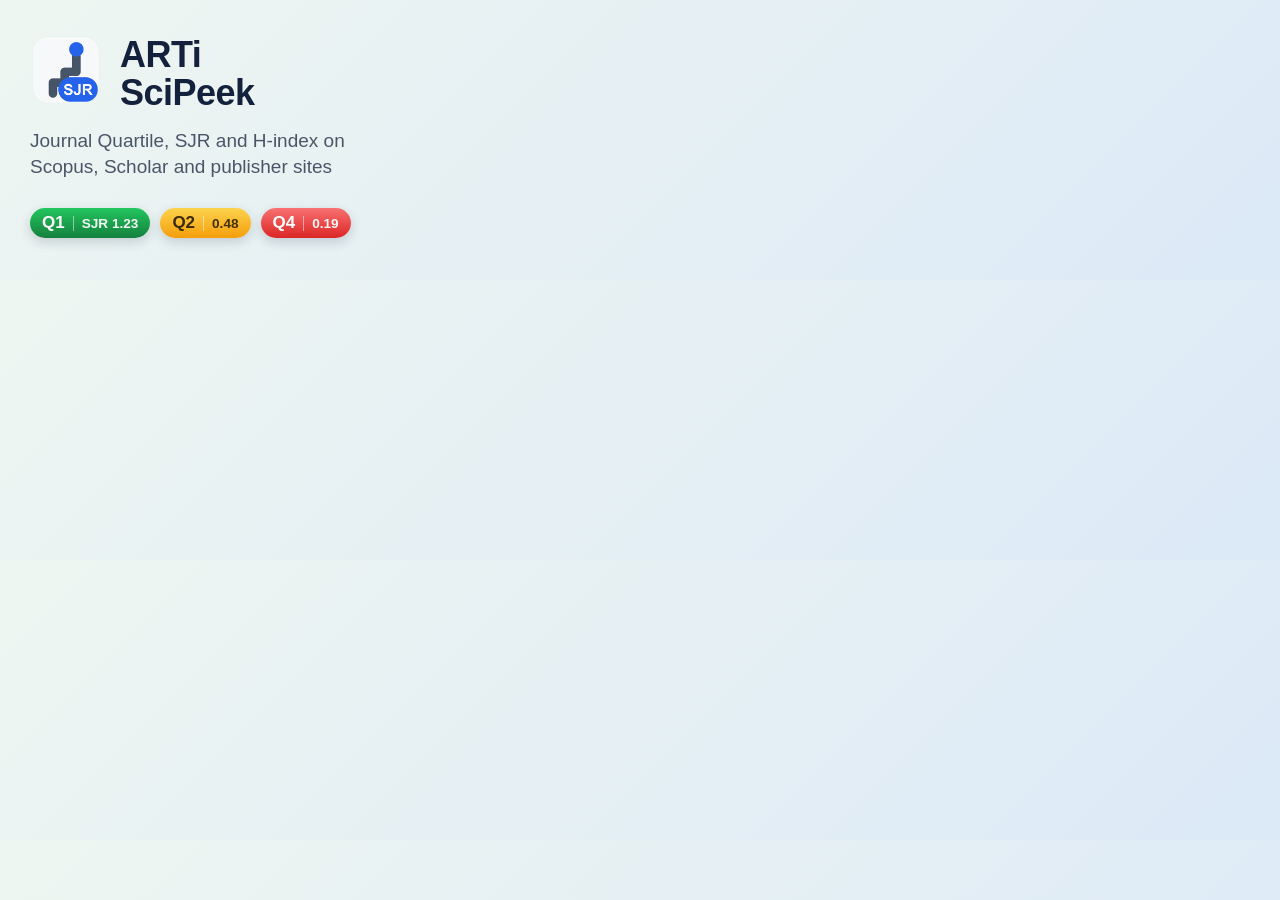
<file: store-assets-src/p1.html>
<!doctype html><meta charset=utf-8><style>*{box-sizing:border-box;margin:0}body{width:440px;height:280px;overflow:hidden;font-family:"Segoe UI",Arial,sans-serif;background:linear-gradient(135deg,#eef6f1,#dce9f7);color:#14213d;position:relative}
.b{display:inline-flex;align-items:center;gap:8px;border-radius:999px;padding:5px 12px;font-weight:700;color:#fff;box-shadow:0 4px 12px rgba(20,33,61,.18)}
.b span{font-weight:600;font-size:.8em;opacity:.95;border-left:1px solid rgba(255,255,255,.5);padding-left:8px}
.q1{background:linear-gradient(#22c55e,#15803d)}.q2{background:linear-gradient(#fcd34d,#f59e0b);color:#3b2a00}.q3{background:linear-gradient(#fb923c,#ea580c)}.q4{background:linear-gradient(#f87171,#dc2626)}
.b{font-size:17px}.ic{position:absolute;left:30px;top:34px;width:72px;border-radius:16px}
h1{position:absolute;left:120px;top:36px;font-size:36px;letter-spacing:-.5px;line-height:1.05}
p{position:absolute;left:30px;top:128px;font-size:19px;color:#4a5568;line-height:1.35;width:380px}
.r{position:absolute;left:30px;top:208px;display:flex;gap:10px}</style>
<img class=ic src="../icons/icon-128.png"><h1>ARTi<br>SciPeek</h1><p>Journal Quartile, SJR and H-index on Scopus, Scholar and publisher sites</p>
<div class=r><div class="b q1">Q1<span>SJR 1.23</span></div><div class="b q2">Q2<span>0.48</span></div><div class="b q4">Q4<span>0.19</span></div></div>
</file>
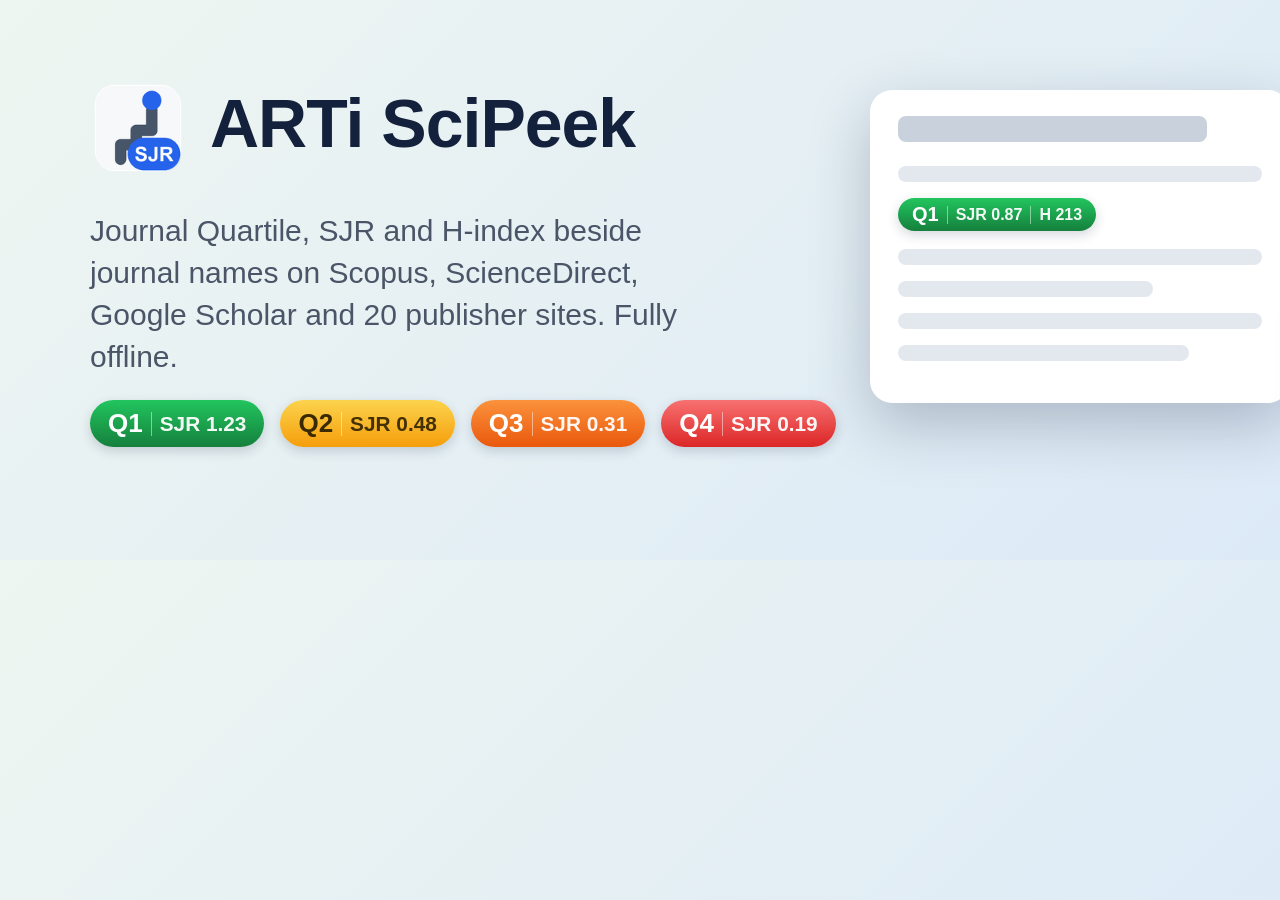
<file: store-assets-src/p2.html>
<!doctype html><meta charset=utf-8><style>*{box-sizing:border-box;margin:0}body{width:1400px;height:560px;overflow:hidden;font-family:"Segoe UI",Arial,sans-serif;background:linear-gradient(135deg,#eef6f1,#dce9f7);color:#14213d;position:relative}
.b{display:inline-flex;align-items:center;gap:8px;border-radius:999px;padding:8px 18px;font-weight:700;color:#fff;box-shadow:0 4px 12px rgba(20,33,61,.18)}
.b span{font-weight:600;font-size:.8em;opacity:.95;border-left:1px solid rgba(255,255,255,.5);padding-left:8px}
.q1{background:linear-gradient(#22c55e,#15803d)}.q2{background:linear-gradient(#fcd34d,#f59e0b);color:#3b2a00}.q3{background:linear-gradient(#fb923c,#ea580c)}.q4{background:linear-gradient(#f87171,#dc2626)}
.b{font-size:26px}.ic{position:absolute;left:90px;top:80px;width:96px;border-radius:22px}
h1{position:absolute;left:210px;top:84px;font-size:68px;letter-spacing:-1px}
p{position:absolute;left:90px;top:210px;font-size:30px;color:#4a5568;line-height:1.4;width:640px}
.r{position:absolute;left:90px;top:400px;display:flex;gap:16px}
.card{position:absolute;right:110px;top:90px;width:420px;background:#fff;border-radius:22px;box-shadow:0 22px 60px rgba(20,33,61,.25);padding:26px 28px}
.line{height:16px;background:#e3e8ee;border-radius:8px;margin-bottom:16px}.line.t{height:26px;width:85%;background:#c9d2dc;margin-bottom:24px}
.row{margin:6px 0 18px}.tab{position:absolute;right:0;top:300px;width:96px;border-radius:16px 0 0 16px;background:linear-gradient(#22c55e,#15803d);color:#fff;text-align:center;padding:12px 0;box-shadow:0 10px 28px rgba(0,0,0,.28);font-weight:700;font-size:34px}
.tab small{display:block;font-size:15px;font-weight:600;opacity:.9}.tab em{font-style:normal;font-size:24px}</style>
<img class=ic src="../icons/icon-128.png"><h1>ARTi SciPeek</h1>
<p>Journal Quartile, SJR and H-index beside journal names on Scopus, ScienceDirect, Google Scholar and 20 publisher sites. Fully offline.</p>
<div class=r><div class="b q1">Q1<span>SJR 1.23</span></div><div class="b q2">Q2<span>SJR 0.48</span></div><div class="b q3">Q3<span>SJR 0.31</span></div><div class="b q4">Q4<span>SJR 0.19</span></div></div>
<div class=card><div class="line t"></div><div class="line"></div><div class="row"><div class="b q1" style="font-size:20px;padding:5px 14px">Q1<span>SJR 0.87</span><span>H 213</span></div></div><div class="line"></div><div class="line" style="width:70%"></div><div class="line"></div><div class="line" style="width:80%"></div></div>
<div class=tab>Q1<small>SJR</small><em>0.87</em></div>
</file>
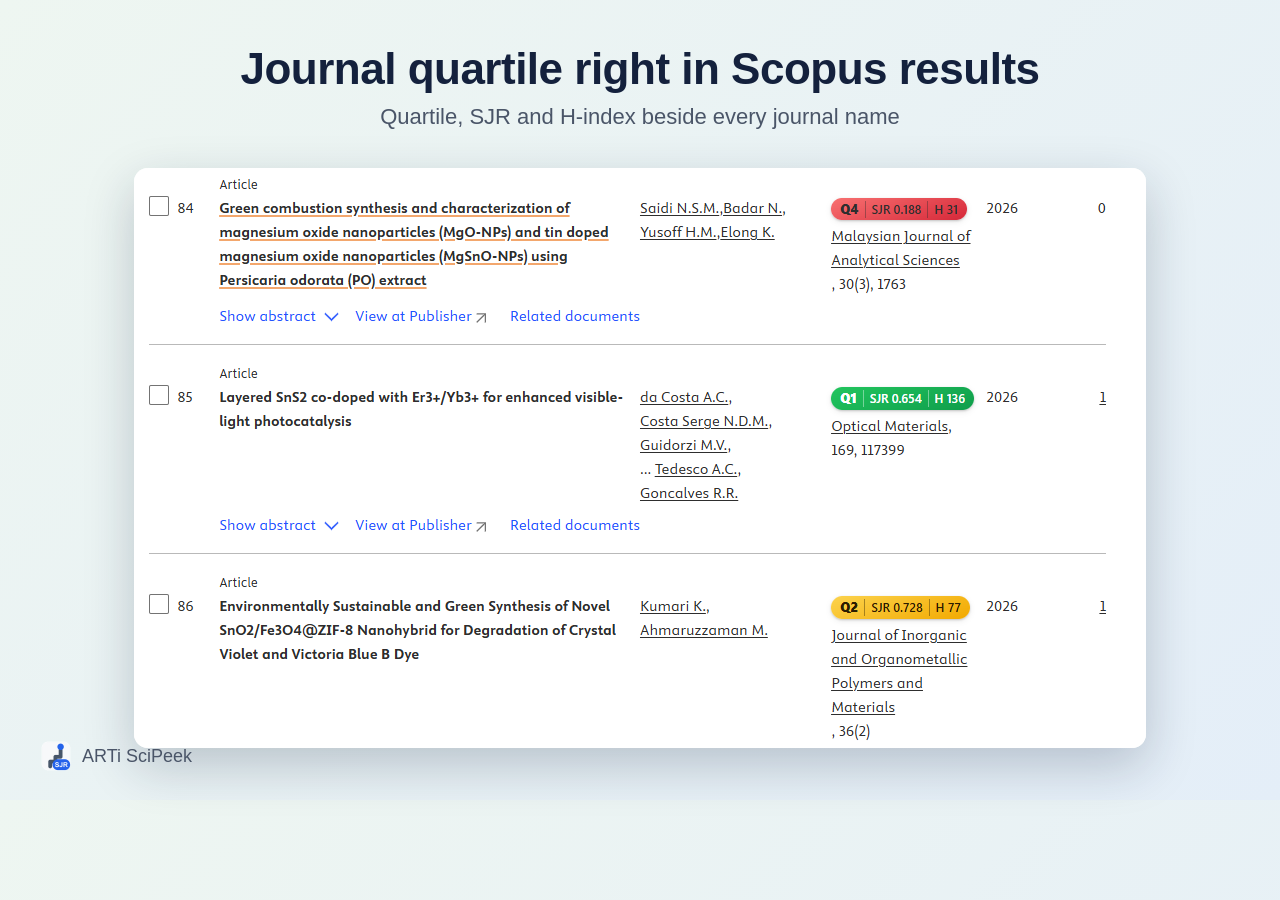
<file: store-assets-src/s1.html>
<!doctype html><meta charset=utf-8><style>*{box-sizing:border-box;margin:0}body{width:1280px;height:800px;overflow:hidden;font-family:"Segoe UI",Arial,sans-serif;background:linear-gradient(135deg,#eef6f1,#e4eef8);color:#14213d;position:relative}
.head{position:absolute;left:0;right:0;top:44px;text-align:center}
.head h1{font-size:44px;font-weight:700;letter-spacing:-.5px}.head p{font-size:22px;color:#4a5568;margin-top:10px}
.brand{position:absolute;left:40px;bottom:28px;display:flex;align-items:center;gap:10px;font-size:18px;color:#4a5568}.brand img{width:32px;border-radius:8px}
.card{position:absolute;left:50%;background:#fff;border-radius:14px;box-shadow:0 18px 50px rgba(20,33,61,.22);overflow:hidden;transform-origin:top center}
.card img{display:block;width:100%}</style><div class=head><h1>Journal quartile right in Scopus results</h1><p>Quartile, SJR and H-index beside every journal name</p></div><div class="card" style="width:1012px;top:168px;margin-left:-506px;height:580px"><img src="../screenshots/scopus-search.png"></div><div class=brand><img src="../icons/icon-128.png">ARTi SciPeek</div>
</file>
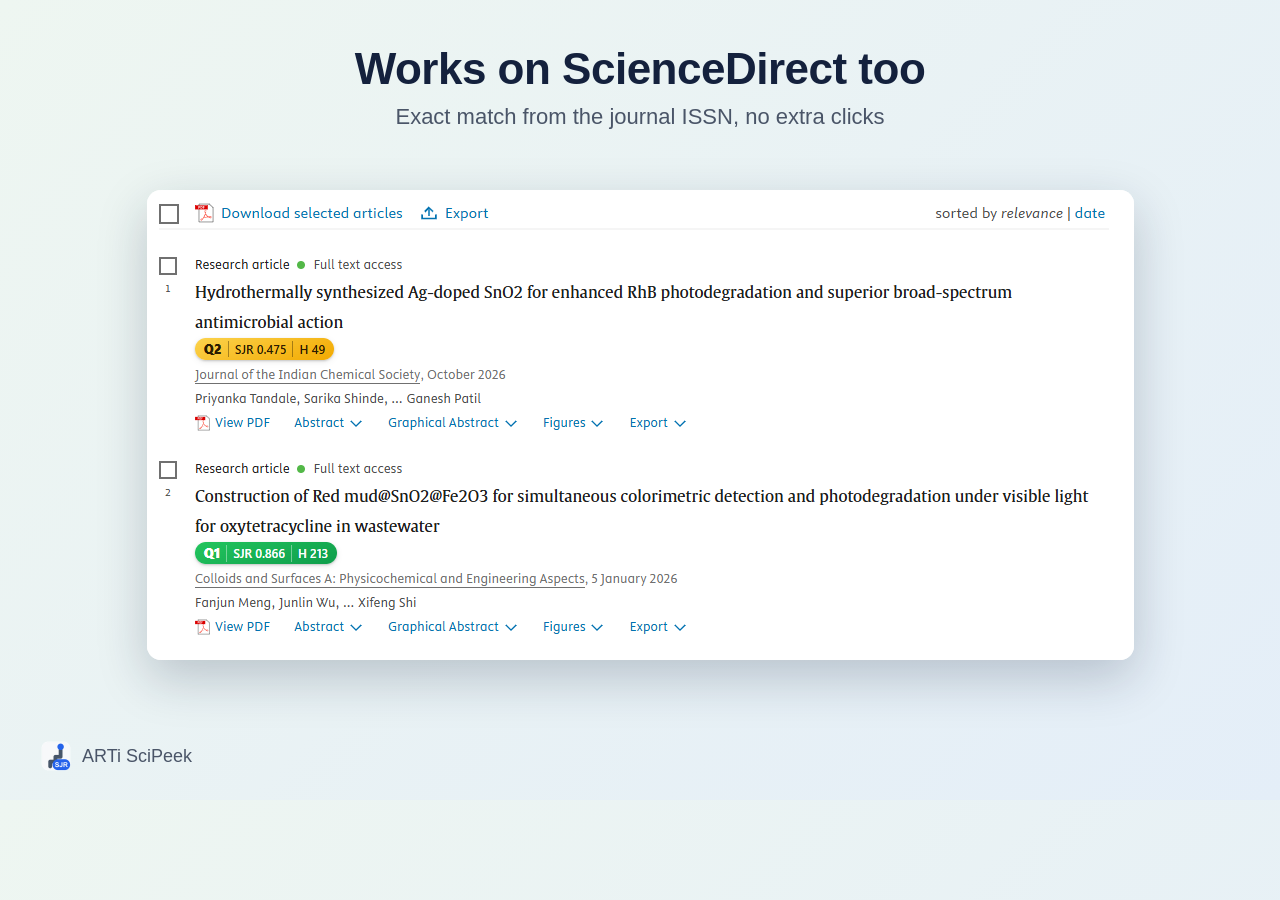
<file: store-assets-src/s2.html>
<!doctype html><meta charset=utf-8><style>*{box-sizing:border-box;margin:0}body{width:1280px;height:800px;overflow:hidden;font-family:"Segoe UI",Arial,sans-serif;background:linear-gradient(135deg,#eef6f1,#e4eef8);color:#14213d;position:relative}
.head{position:absolute;left:0;right:0;top:44px;text-align:center}
.head h1{font-size:44px;font-weight:700;letter-spacing:-.5px}.head p{font-size:22px;color:#4a5568;margin-top:10px}
.brand{position:absolute;left:40px;bottom:28px;display:flex;align-items:center;gap:10px;font-size:18px;color:#4a5568}.brand img{width:32px;border-radius:8px}
.card{position:absolute;left:50%;background:#fff;border-radius:14px;box-shadow:0 18px 50px rgba(20,33,61,.22);overflow:hidden;transform-origin:top center}
.card img{display:block;width:100%}</style><div class=head><h1>Works on ScienceDirect too</h1><p>Exact match from the journal ISSN, no extra clicks</p></div><div class="card" style="width:987px;top:190px;margin-left:-493px;"><img src="../screenshots/sciencedirect_search.png"></div><div class=brand><img src="../icons/icon-128.png">ARTi SciPeek</div>
</file>
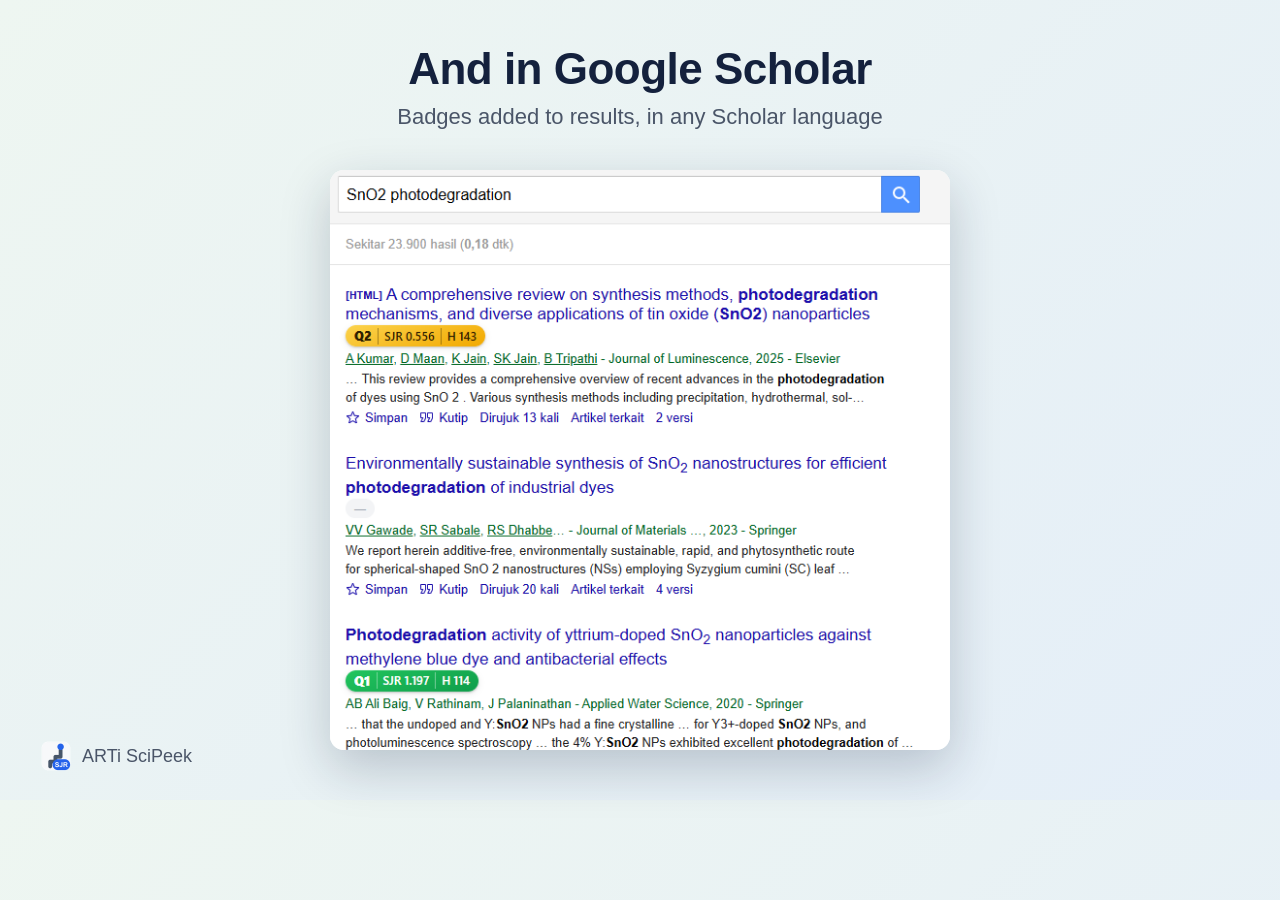
<file: store-assets-src/s3.html>
<!doctype html><meta charset=utf-8><style>*{box-sizing:border-box;margin:0}body{width:1280px;height:800px;overflow:hidden;font-family:"Segoe UI",Arial,sans-serif;background:linear-gradient(135deg,#eef6f1,#e4eef8);color:#14213d;position:relative}
.head{position:absolute;left:0;right:0;top:44px;text-align:center}
.head h1{font-size:44px;font-weight:700;letter-spacing:-.5px}.head p{font-size:22px;color:#4a5568;margin-top:10px}
.brand{position:absolute;left:40px;bottom:28px;display:flex;align-items:center;gap:10px;font-size:18px;color:#4a5568}.brand img{width:32px;border-radius:8px}
.card{position:absolute;left:50%;background:#fff;border-radius:14px;box-shadow:0 18px 50px rgba(20,33,61,.22);overflow:hidden;transform-origin:top center}
.card img{display:block;width:100%}</style><div class=head><h1>And in Google Scholar</h1><p>Badges added to results, in any Scholar language</p></div><div class="card" style="width:620px;top:170px;margin-left:-310px;height:580px"><img src="../screenshots/scholar_search.png"></div><div class=brand><img src="../icons/icon-128.png">ARTi SciPeek</div>
</file>
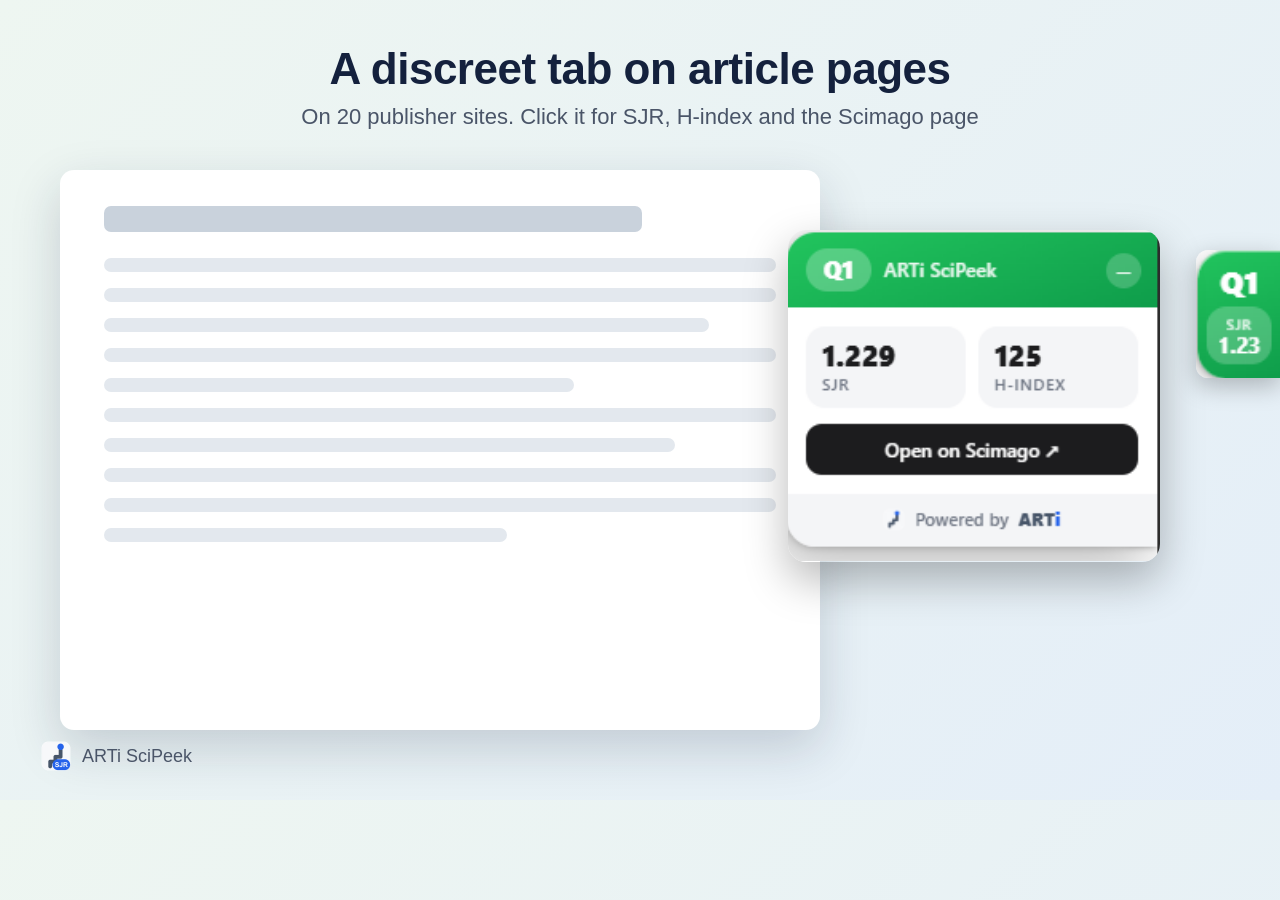
<file: store-assets-src/s4.html>
<!doctype html><meta charset=utf-8><style>*{box-sizing:border-box;margin:0}body{width:1280px;height:800px;overflow:hidden;font-family:"Segoe UI",Arial,sans-serif;background:linear-gradient(135deg,#eef6f1,#e4eef8);color:#14213d;position:relative}
.head{position:absolute;left:0;right:0;top:44px;text-align:center}
.head h1{font-size:44px;font-weight:700;letter-spacing:-.5px}.head p{font-size:22px;color:#4a5568;margin-top:10px}
.brand{position:absolute;left:40px;bottom:28px;display:flex;align-items:center;gap:10px;font-size:18px;color:#4a5568}.brand img{width:32px;border-radius:8px}
.card{position:absolute;left:50%;background:#fff;border-radius:14px;box-shadow:0 18px 50px rgba(20,33,61,.22);overflow:hidden;transform-origin:top center}
.card img{display:block;width:100%}
.art{position:absolute;left:60px;top:170px;width:760px;height:560px;background:#fff;border-radius:14px;box-shadow:0 18px 50px rgba(20,33,61,.18);padding:36px 44px}
.art i{display:block;height:14px;background:#e3e8ee;border-radius:7px;margin-bottom:16px}.art b{display:block;height:26px;width:80%;background:#c9d2dc;border-radius:7px;margin-bottom:26px}
.f1{position:absolute;right:0;top:250px;width:84px;height:128px;border-radius:12px 0 0 12px;overflow:hidden;box-shadow:0 8px 24px rgba(0,0,0,.25)}.f1 img{width:92px;margin:-3px 0 0 -2px;display:block}
.f2{position:absolute;right:120px;top:230px;width:372px;height:332px;border-radius:18px;overflow:hidden;box-shadow:0 18px 44px rgba(0,0,0,.28)}.f2 img{width:380px;margin:-4px 0 0 -6px;display:block}</style>
<div class=head><h1>A discreet tab on article pages</h1><p>On 20 publisher sites. Click it for SJR, H-index and the Scimago page</p></div>
<div class=art><b></b><i></i><i></i><i style="width:90%"></i><i></i><i style="width:70%"></i><i></i><i style="width:85%"></i><i></i><i></i><i style="width:60%"></i></div>
<div class=f1><img src="../screenshots/floating_badge_collapsed.png"></div><div class=f2><img src="../screenshots/floating_badge_expanded.png"></div>
<div class=brand><img src="../icons/icon-128.png">ARTi SciPeek</div>
</file>
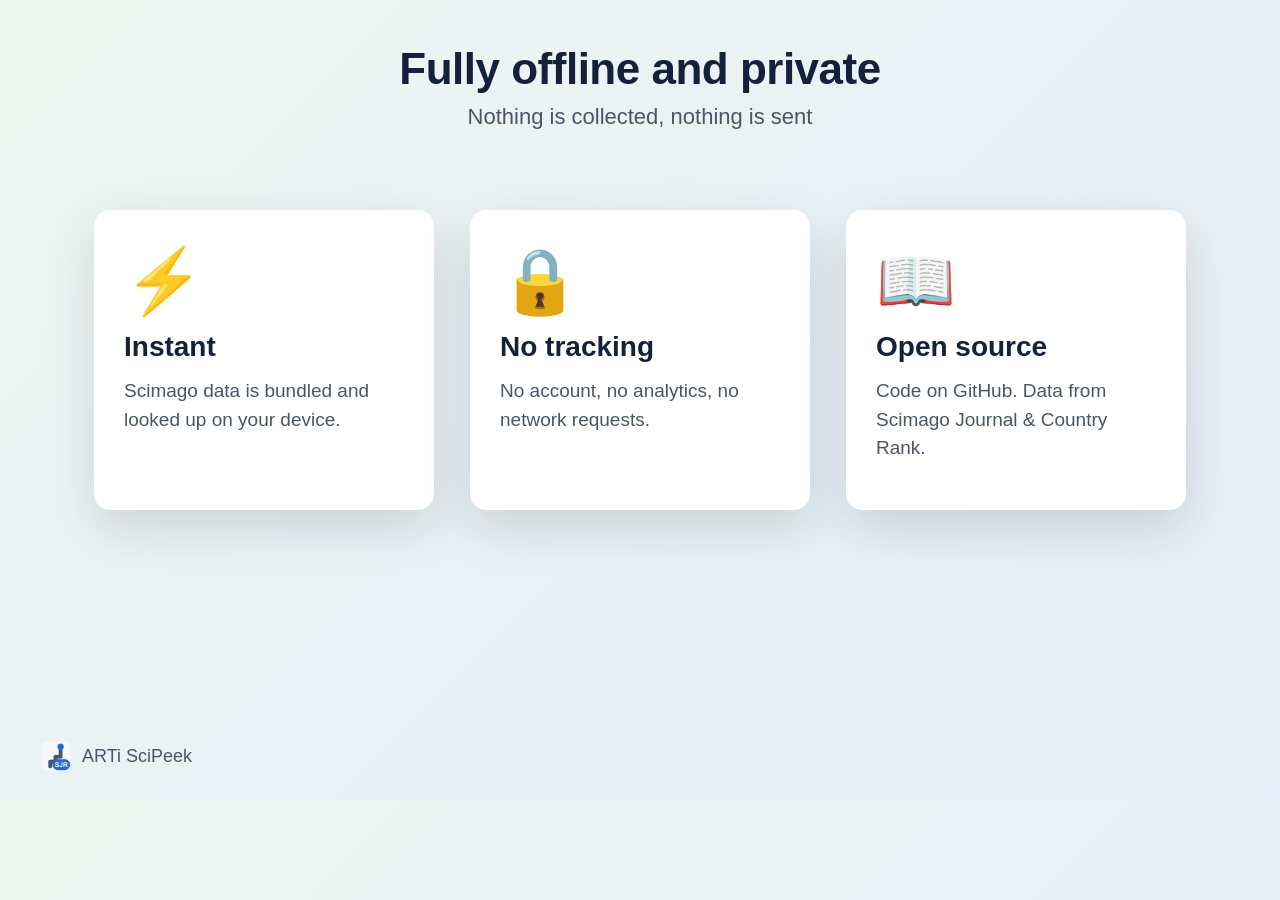
<file: store-assets-src/s5.html>
<!doctype html><meta charset=utf-8><style>*{box-sizing:border-box;margin:0}body{width:1280px;height:800px;overflow:hidden;font-family:"Segoe UI",Arial,sans-serif;background:linear-gradient(135deg,#eef6f1,#e4eef8);color:#14213d;position:relative}
.head{position:absolute;left:0;right:0;top:44px;text-align:center}
.head h1{font-size:44px;font-weight:700;letter-spacing:-.5px}.head p{font-size:22px;color:#4a5568;margin-top:10px}
.brand{position:absolute;left:40px;bottom:28px;display:flex;align-items:center;gap:10px;font-size:18px;color:#4a5568}.brand img{width:32px;border-radius:8px}
.card{position:absolute;left:50%;background:#fff;border-radius:14px;box-shadow:0 18px 50px rgba(20,33,61,.22);overflow:hidden;transform-origin:top center}
.card img{display:block;width:100%}
.c{position:absolute;top:210px;left:0;right:0;display:flex;justify-content:center;gap:36px}
.t{width:340px;height:300px;background:#fff;border-radius:16px;box-shadow:0 18px 50px rgba(20,33,61,.15);padding:34px 30px}
.t h2{font-size:28px;margin-bottom:14px}.t p{font-size:19px;line-height:1.5;color:#4a5568}.big{font-size:64px;margin-bottom:12px}</style>
<div class=head><h1>Fully offline and private</h1><p>Nothing is collected, nothing is sent</p></div>
<div class=c><div class=t><div class=big>&#9889;</div><h2>Instant</h2><p>Scimago data is bundled and looked up on your device.</p></div>
<div class=t><div class=big>&#128274;</div><h2>No tracking</h2><p>No account, no analytics, no network requests.</p></div>
<div class=t><div class=big>&#128214;</div><h2>Open source</h2><p>Code on GitHub. Data from Scimago Journal &amp; Country Rank.</p></div></div>
<div class=brand><img src="../icons/icon-128.png">ARTi SciPeek</div>
</file>
<file: popup.css>
:root {
  color-scheme: light;
}

body {
  width: 280px;
  margin: 0;
  padding: 14px 16px 12px;
  font-family: -apple-system, "Segoe UI", arial, sans-serif;
  color: #1e293b;
  background: #ffffff;
}

.sjm-popup__header {
  display: flex;
  align-items: center;
  gap: 10px;
}

.sjm-popup__header img {
  border-radius: 7px;
  flex-shrink: 0;
}

.sjm-popup__header h1 {
  margin: 0;
  font-size: 14px;
  font-weight: 700;
  line-height: 1.25;
}

.sjm-popup__version {
  margin: 2px 0 0;
  font-size: 11px;
  color: #64748b;
}

.sjm-popup__desc {
  margin: 10px 0 0;
  font-size: 12px;
  line-height: 1.5;
  color: #334155;
}

.sjm-popup__legend {
  display: flex;
  gap: 6px;
  margin: 10px 0 0;
}

.sjm-chip {
  flex: 1;
  text-align: center;
  padding: 3px 0;
  border-radius: 999px;
  font-size: 12px;
  font-weight: 800;
  box-shadow: 0 1px 2px rgba(0, 0, 0, 0.18);
}

/* Same gradient ramp as the in-page badges. */
.sjm-chip--q1 { background: linear-gradient(160deg, #22c55e, #0f9d4b); color: #fff; }
.sjm-chip--q2 { background: linear-gradient(160deg, #fcd34d, #f2a900); color: #2b1d00; }
.sjm-chip--q3 { background: linear-gradient(160deg, #fb923c, #e8590c); color: #fff; }
.sjm-chip--q4 { background: linear-gradient(160deg, #f87171, #d62839); color: #fff; }
/* SINTA (Indonesian accreditation S1-S6): its own navy, outside the quartile ramp. */
.sjm-chip--sinta { flex: 2; background: linear-gradient(160deg, #3b6fb6, #1e3a5f); color: #fff; }

.sjm-popup__status {
  margin: 10px 0 0;
  padding: 6px 9px;
  border-radius: 6px;
  font-size: 12px;
  font-weight: 600;
  display: none;
}

.sjm-popup__status.is-active {
  display: block;
  background: #dbeafe;
  color: #1d4ed8;
}

.sjm-popup__status.is-inactive {
  display: block;
  background: #f1f5f9;
  color: #64748b;
  font-weight: 500;
}

.sjm-popup__sites {
  margin-top: 12px;
}

.sjm-popup__label {
  margin: 0 0 4px;
  font-size: 11px;
  font-weight: 700;
  text-transform: uppercase;
  letter-spacing: 0.04em;
  color: #94a3b8;
}

.sjm-popup__sites ul {
  margin: 0 0 8px;
  padding-left: 16px;
  font-size: 12px;
  color: #334155;
  line-height: 1.6;
}

.sjm-popup__footer {
  margin-top: 10px;
  padding-top: 10px;
  border-top: 1px solid #e2e8f0;
  display: flex;
  flex-direction: column;
  gap: 6px;
  font-size: 11px;
  color: #64748b;
}

.sjm-popup__footer a {
  color: #2563eb;
  text-decoration: none;
  font-weight: 600;
}

.sjm-popup__footer a:hover {
  text-decoration: underline;
}

.sjm-popup__row {
  display: flex;
  align-items: center;
  justify-content: space-between;
}

.sjm-popup__github {
  display: inline-flex;
  align-items: center;
  gap: 6px;
  color: #1e293b !important;
  font-weight: 600 !important;
}

.sjm-popup__github svg {
  display: block;
}

.sjm-popup__github:hover {
  color: #000 !important;
}

.sjm-popup__visit {
  padding: 2px 9px;
  border-radius: 999px;
  background: #eff6ff;
  color: #2563eb !important;
}

.sjm-popup__visit:hover {
  background: #dbeafe;
  text-decoration: none !important;
}

.sjm-popup__brand {
  display: inline-flex;
  align-items: center;
  gap: 6px;
  color: #64748b !important;
  font-weight: 500 !important;
}

.sjm-popup__brand img {
  border-radius: 4px;
  display: block;
}

.sjm-popup__brand b {
  font-weight: 800;
  color: #475569;
}

.sjm-popup__brand i {
  font-style: normal;
  color: #2563eb;
}

.sjm-popup__brand:hover b {
  text-decoration: underline;
  text-underline-offset: 2px;
}

.sjm-popup__dot {
  margin: 0 5px;
}
</file>
